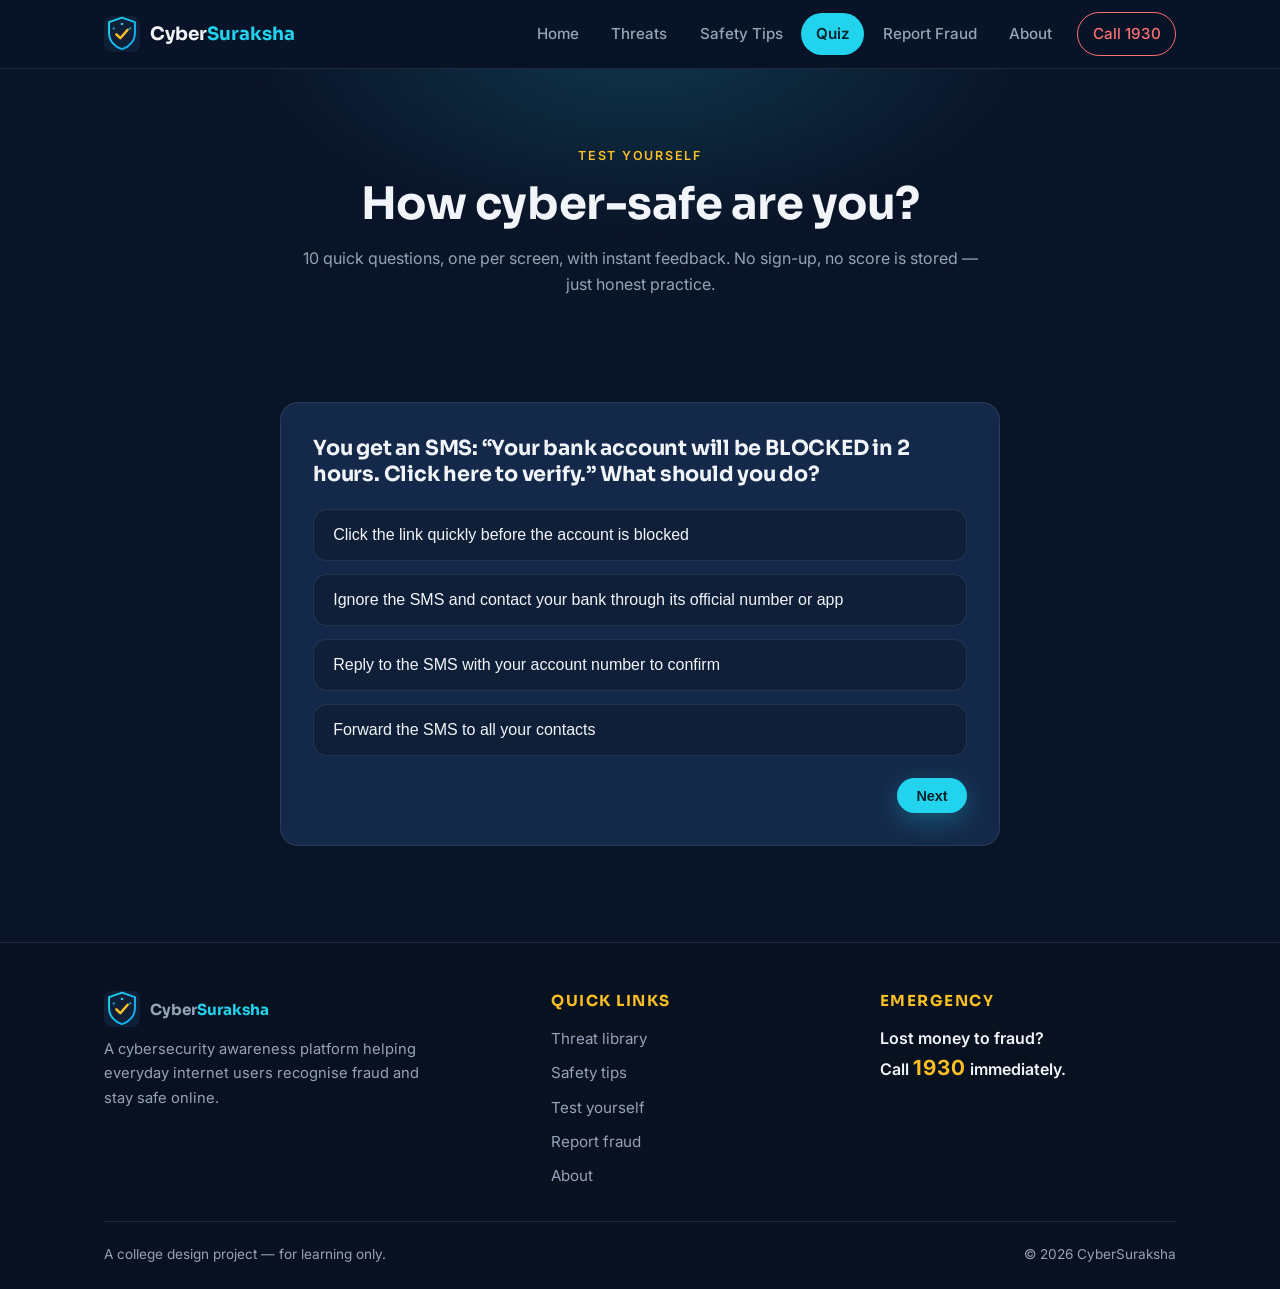
<file: quiz.html>
<!DOCTYPE html>
<html lang="en">
<head>
  <meta charset="UTF-8">
  <meta name="viewport" content="width=device-width, initial-scale=1.0">
  <title>Quiz — CyberSuraksha</title>
  <meta name="description" content="Test your cyber safety knowledge with 10 quick questions — instant feedback and explanations.">
  <link rel="preconnect" href="https://fonts.googleapis.com">
  <link rel="preconnect" href="https://fonts.gstatic.com" crossorigin>
  <link href="https://fonts.googleapis.com/css2?family=Inter:wght@400;500;600&family=Sora:wght@600;700&display=swap" rel="stylesheet">
  <link rel="stylesheet" href="assets/css/style.css">
</head>
<body>
  <a class="skip-link" href="#main">Skip to main content</a>

  <header class="nav">
    <div class="container nav-inner">
      <a class="brand" href="index.html">
        <img src="assets/img/logo.svg" alt="CyberSuraksha logo" width="36" height="36">
        <span>Cyber<em>Suraksha</em></span>
      </a>
      <button class="nav-toggle" aria-label="Open menu" aria-expanded="false" aria-controls="navLinks">
        <span></span><span></span><span></span>
      </button>
      <nav id="navLinks" class="nav-links" aria-label="Main">
        <a href="index.html">Home</a>
        <a href="threats.html">Threats</a>
        <a href="safety-tips.html">Safety Tips</a>
        <a href="quiz.html" class="active" aria-current="page">Quiz</a>
        <a href="report.html">Report Fraud</a>
        <a href="about.html">About</a>
        <a href="report.html" class="nav-cta">Call 1930</a>
      </nav>
    </div>
  </header>

  <main id="main">
    <section class="page-hero">
      <div class="container hero-inner">
        <span class="kicker">Test yourself</span>
        <h1>How cyber-safe are you?</h1>
        <p>10 quick questions, one per screen, with instant feedback. No sign-up, no score is stored — just honest practice.</p>
      </div>
    </section>

    <section>
      <div class="container">
        <div class="quiz-shell" id="quizShell">
          <div class="quiz-progress" role="progressbar" aria-label="Quiz progress" aria-valuemin="0" aria-valuemax="10" aria-valuenow="0">
            <div class="quiz-progress-fill" id="quizFill"></div>
          </div>
          <div class="quiz-count" id="quizCount">Question 1 of 10</div>
          <!-- Questions are rendered here by assets/js/quiz.js -->
        </div>
      </div>
    </section>
  </main>

  <footer>
    <div class="container">
      <div class="footer-grid">
        <div class="footer-brand">
          <a class="brand" href="index.html">
            <img src="assets/img/logo.svg" alt="CyberSuraksha logo" width="36" height="36">
            <span>Cyber<em>Suraksha</em></span>
          </a>
          <p>A cybersecurity awareness platform helping everyday internet users recognise fraud and stay safe online.</p>
        </div>
        <div>
          <h4>Quick links</h4>
          <ul>
            <li><a href="threats.html">Threat library</a></li>
            <li><a href="safety-tips.html">Safety tips</a></li>
            <li><a href="quiz.html">Test yourself</a></li>
            <li><a href="report.html">Report fraud</a></li>
            <li><a href="about.html">About</a></li>
          </ul>
        </div>
        <div>
          <h4>Emergency</h4>
          <p class="footer-helpline">Lost money to fraud?<br>Call <b>1930</b> immediately.</p>
        </div>
      </div>
      <div class="footer-bottom">
        <span>A college design project — for learning only.</span>
        <span>&copy; <span id="year"></span> CyberSuraksha</span>
      </div>
    </div>
  </footer>

  <script src="assets/js/main.js"></script>
  <script src="assets/js/quiz.js"></script>
</body>
</html>
</file>
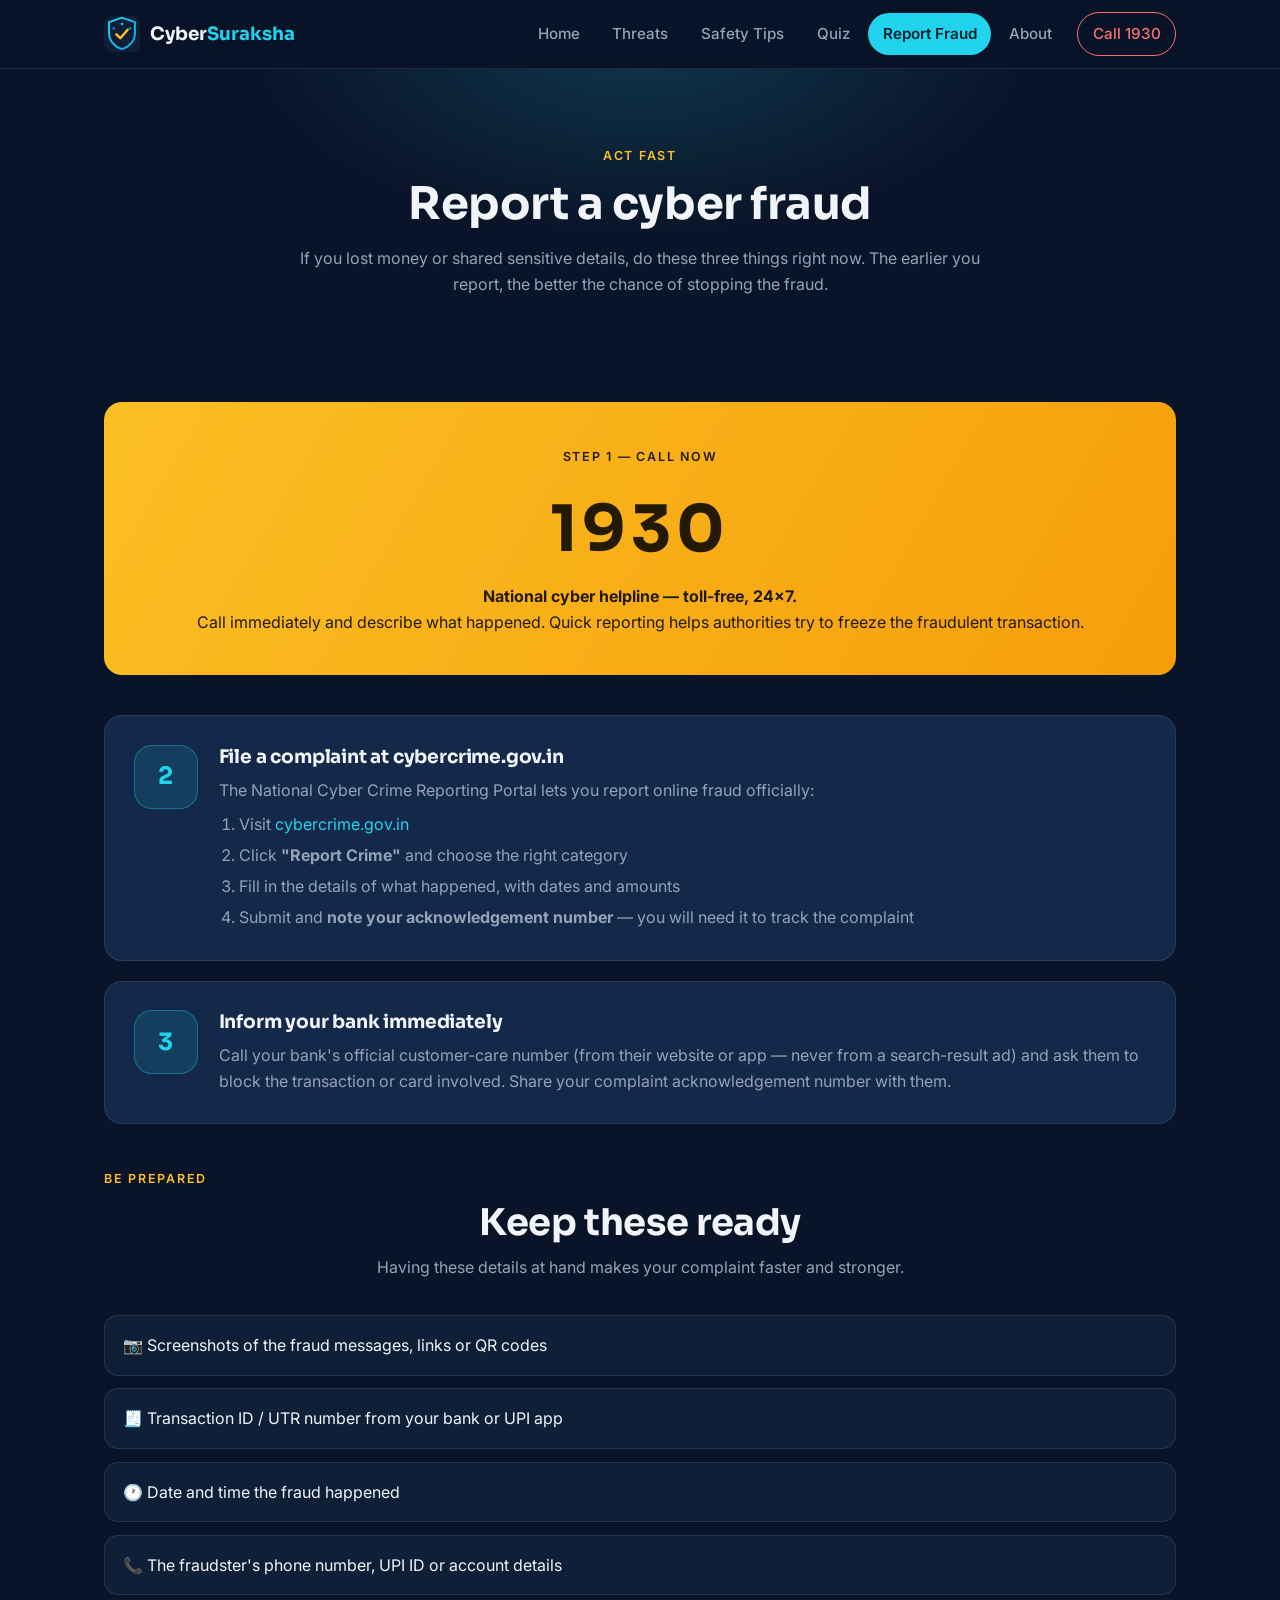
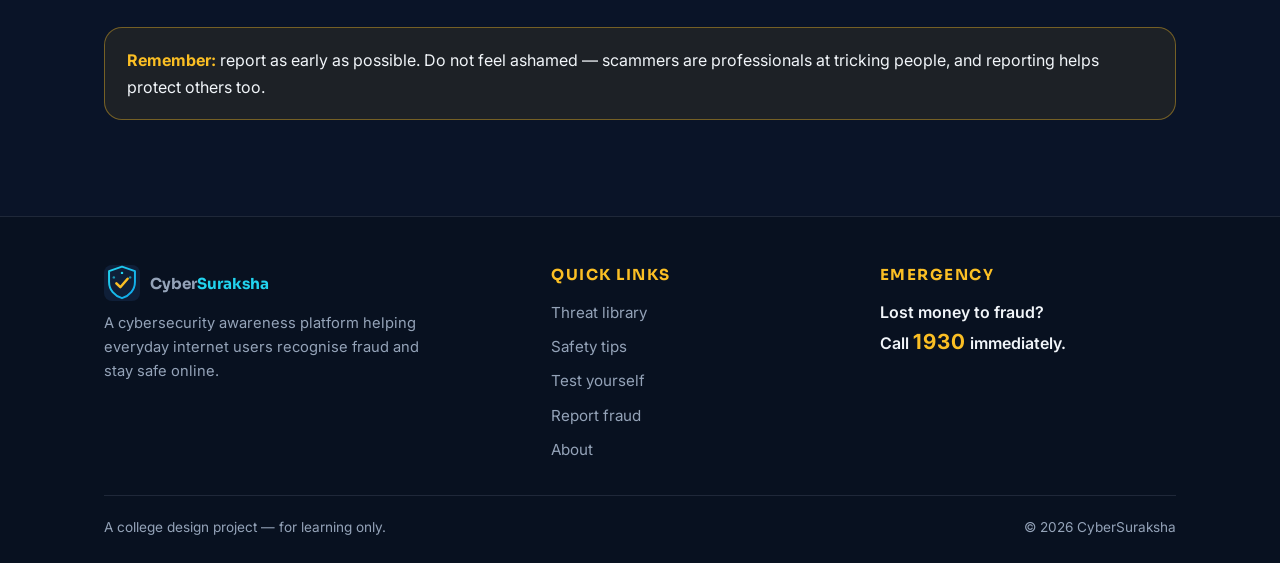
<file: report.html>
<!DOCTYPE html>
<html lang="en">
<head>
  <meta charset="UTF-8">
  <meta name="viewport" content="width=device-width, initial-scale=1.0">
  <title>Report a Cyber Fraud — CyberSuraksha</title>
  <meta name="description" content="Lost money to online fraud? Call 1930, file a complaint at cybercrime.gov.in, and inform your bank. Step-by-step guide.">
  <link rel="preconnect" href="https://fonts.googleapis.com">
  <link rel="preconnect" href="https://fonts.gstatic.com" crossorigin>
  <link href="https://fonts.googleapis.com/css2?family=Inter:wght@400;500;600&family=Sora:wght@600;700&display=swap" rel="stylesheet">
  <link rel="stylesheet" href="assets/css/style.css">
</head>
<body>
  <a class="skip-link" href="#main">Skip to main content</a>

  <header class="nav">
    <div class="container nav-inner">
      <a class="brand" href="index.html">
        <img src="assets/img/logo.svg" alt="CyberSuraksha logo" width="36" height="36">
        <span>Cyber<em>Suraksha</em></span>
      </a>
      <button class="nav-toggle" aria-label="Open menu" aria-expanded="false" aria-controls="navLinks">
        <span></span><span></span><span></span>
      </button>
      <nav id="navLinks" class="nav-links" aria-label="Main">
        <a href="index.html">Home</a>
        <a href="threats.html">Threats</a>
        <a href="safety-tips.html">Safety Tips</a>
        <a href="quiz.html">Quiz</a>
        <a href="report.html" class="active" aria-current="page">Report Fraud</a>
        <a href="about.html">About</a>
        <a href="report.html" class="nav-cta">Call 1930</a>
      </nav>
    </div>
  </header>

  <main id="main">
    <section class="page-hero">
      <div class="container hero-inner">
        <span class="kicker">Act fast</span>
        <h1>Report a cyber fraud</h1>
        <p>If you lost money or shared sensitive details, do these three things right now. The earlier you report, the better the chance of stopping the fraud.</p>
      </div>
    </section>

    <section>
      <div class="container">
        <div class="call-card" role="alert">
          <span class="kicker" style="color:#241a02;">Step 1 — call now</span>
          <div class="big-number">1930</div>
          <p><strong>National cyber helpline — toll-free, 24x7.</strong><br>Call immediately and describe what happened. Quick reporting helps authorities try to freeze the fraudulent transaction.</p>
        </div>

        <div class="steps">
          <div class="step">
            <div class="step-no" aria-hidden="true">2</div>
            <div>
              <h3>File a complaint at cybercrime.gov.in</h3>
              <p>The National Cyber Crime Reporting Portal lets you report online fraud officially:</p>
              <ol>
                <li>Visit <a href="https://cybercrime.gov.in" target="_blank" rel="noopener">cybercrime.gov.in</a></li>
                <li>Click <strong>"Report Crime"</strong> and choose the right category</li>
                <li>Fill in the details of what happened, with dates and amounts</li>
                <li>Submit and <strong>note your acknowledgement number</strong> — you will need it to track the complaint</li>
              </ol>
            </div>
          </div>

          <div class="step">
            <div class="step-no" aria-hidden="true">3</div>
            <div>
              <h3>Inform your bank immediately</h3>
              <p>Call your bank's official customer-care number (from their website or app — never from a search-result ad) and ask them to block the transaction or card involved. Share your complaint acknowledgement number with them.</p>
            </div>
          </div>
        </div>

        <div style="margin-top:2.5rem;">
          <span class="kicker">Be prepared</span>
          <h2 class="section-title">Keep these ready</h2>
          <p class="section-sub">Having these details at hand makes your complaint faster and stronger.</p>
          <ul class="checklist">
            <li><span>&#128247; Screenshots of the fraud messages, links or QR codes</span></li>
            <li><span>&#129534; Transaction ID / UTR number from your bank or UPI app</span></li>
            <li><span>&#128336; Date and time the fraud happened</span></li>
            <li><span>&#128222; The fraudster's phone number, UPI ID or account details</span></li>
          </ul>
        </div>

        <div class="note">
          <strong>Remember:</strong> report as early as possible. Do not feel ashamed — scammers are professionals at tricking people, and reporting helps protect others too.
        </div>
      </div>
    </section>
  </main>

  <footer>
    <div class="container">
      <div class="footer-grid">
        <div class="footer-brand">
          <a class="brand" href="index.html">
            <img src="assets/img/logo.svg" alt="CyberSuraksha logo" width="36" height="36">
            <span>Cyber<em>Suraksha</em></span>
          </a>
          <p>A cybersecurity awareness platform helping everyday internet users recognise fraud and stay safe online.</p>
        </div>
        <div>
          <h4>Quick links</h4>
          <ul>
            <li><a href="threats.html">Threat library</a></li>
            <li><a href="safety-tips.html">Safety tips</a></li>
            <li><a href="quiz.html">Test yourself</a></li>
            <li><a href="report.html">Report fraud</a></li>
            <li><a href="about.html">About</a></li>
          </ul>
        </div>
        <div>
          <h4>Emergency</h4>
          <p class="footer-helpline">Lost money to fraud?<br>Call <b>1930</b> immediately.</p>
        </div>
      </div>
      <div class="footer-bottom">
        <span>A college design project — for learning only.</span>
        <span>&copy; <span id="year"></span> CyberSuraksha</span>
      </div>
    </div>
  </footer>

  <script src="assets/js/main.js"></script>
</body>
</html>
</file>
<file: assets/css/style.css>
/* CyberSuraksha — Cybersecurity Awareness Platform
   Design system: dark cinematic theme, cyan + amber accents */

:root {
  --bg: #0A1428;
  --surface: #0F1F38;
  --card: #14294A;
  --primary: #22D3EE;
  --accent: #FBBF24;
  --danger: #F87171;
  --ok: #34D399;
  --text: #F1F5F9;
  --muted: #94A3B8;
  --line: rgba(148, 163, 184, .16);
  --radius: 18px;
  --nav-h: 68px;
}

* { box-sizing: border-box; margin: 0; padding: 0; }

html { scroll-behavior: smooth; }

body {
  background: var(--bg);
  color: var(--text);
  font-family: "Inter", system-ui, -apple-system, sans-serif;
  font-size: 1rem;
  line-height: 1.65;
  -webkit-font-smoothing: antialiased;
}

img { max-width: 100%; height: auto; display: block; border-radius: 12px; }

h1, h2, h3, h4 {
  font-family: "Sora", "Inter", sans-serif;
  line-height: 1.25;
  letter-spacing: -0.01em;
}

a { color: var(--primary); text-decoration: none; }
a:hover { text-decoration: underline; }

.container { max-width: 1120px; margin: 0 auto; padding: 0 1.5rem; }

section { padding: 4rem 0; }

/* ---------- Accessibility ---------- */
.skip-link {
  position: absolute; left: -999px; top: 0;
  background: var(--primary); color: #06222b;
  padding: .6rem 1rem; border-radius: 0 0 8px 0; z-index: 200; font-weight: 600;
}
.skip-link:focus { left: 0; }
:focus-visible { outline: 2px solid var(--primary); outline-offset: 3px; }

/* ---------- Typography helpers ---------- */
.kicker {
  display: inline-block;
  color: var(--accent);
  text-transform: uppercase;
  letter-spacing: .14em;
  font-size: .78rem;
  font-weight: 600;
  margin-bottom: .6rem;
}

.section-title { font-size: clamp(1.6rem, 3.4vw, 2.3rem); margin-bottom: .5rem; text-align: center; }
.section-sub { color: var(--muted); max-width: 640px; margin: 0 auto 2.2rem; text-align: center; }

/* ---------- Navigation ---------- */
.nav {
  position: sticky; top: 0; z-index: 100;
  min-height: var(--nav-h);
  background: rgba(10, 20, 40, .78);
  -webkit-backdrop-filter: blur(14px); backdrop-filter: blur(14px);
  border-bottom: 1px solid var(--line);
}

.nav-inner {
  display: flex; align-items: center; justify-content: space-between;
  min-height: var(--nav-h); gap: 1rem;
}

.brand { display: flex; align-items: center; gap: .65rem; color: var(--text); font-family: "Sora", sans-serif; font-weight: 700; font-size: 1.15rem; }
.brand:hover { text-decoration: none; }
.brand img { width: 36px; height: 36px; border-radius: 8px; background: var(--surface); }
.brand em { font-style: normal; color: var(--primary); }

.nav-links { display: flex; align-items: center; gap: .25rem; list-style: none; }
.nav-links a {
  color: var(--muted); font-weight: 500; font-size: .95rem;
  padding: .55rem .9rem; border-radius: 999px; white-space: nowrap;
}
.nav-links a:hover { color: var(--text); text-decoration: none; background: rgba(148, 163, 184, .1); }
.nav-links a.active { color: #06222b; background: var(--primary); font-weight: 600; }
.nav-links a.nav-cta {
  border: 1px solid var(--danger); color: var(--danger); margin-left: .4rem;
}
.nav-links a.nav-cta:hover { background: var(--danger); color: #2b0a0a; }
.nav-links a.nav-cta.active { background: var(--danger); color: #2b0a0a; }

.nav-toggle {
  display: none; flex-direction: column; gap: 5px;
  background: none; border: 1px solid var(--line); border-radius: 10px;
  padding: .6rem .65rem; cursor: pointer;
}
.nav-toggle span { display: block; width: 22px; height: 2px; background: var(--text); border-radius: 2px; }

/* ---------- Hero ---------- */
.hero {
  position: relative; overflow: hidden;
  padding: 6.5rem 0 5rem;
  text-align: center;
}
.hero::before { /* radial glow */
  content: ""; position: absolute; inset: 0; pointer-events: none;
  background:
    radial-gradient(620px 320px at 50% -40px, rgba(34, 211, 238, .22), transparent 70%),
    radial-gradient(480px 260px at 85% 110%, rgba(251, 191, 36, .08), transparent 70%);
}
.hero::after { /* grid pattern */
  content: ""; position: absolute; inset: 0; pointer-events: none; opacity: .5;
  background-image:
    linear-gradient(rgba(148, 163, 184, .07) 1px, transparent 1px),
    linear-gradient(90deg, rgba(148, 163, 184, .07) 1px, transparent 1px);
  background-size: 48px 48px;
  mask-image: radial-gradient(700px 420px at 50% 20%, #000 30%, transparent 75%);
  -webkit-mask-image: radial-gradient(700px 420px at 50% 20%, #000 30%, transparent 75%);
}
.hero-inner { position: relative; z-index: 1; max-width: 780px; margin: 0 auto; }
.hero h1 { font-size: clamp(2.2rem, 5.5vw, 3.6rem); font-weight: 700; margin-bottom: 1rem; }
.hero h1 .hl { color: var(--primary); }
.hero p.lead { font-size: 1.2rem; color: var(--muted); margin-bottom: 2rem; }

.page-hero { padding: 4.5rem 0 2.5rem; text-align: center; position: relative; overflow: hidden; }
.page-hero::before {
  content: ""; position: absolute; inset: 0; pointer-events: none;
  background: radial-gradient(560px 280px at 50% -30px, rgba(34, 211, 238, .18), transparent 70%);
}
.page-hero .hero-inner { position: relative; z-index: 1; }
.page-hero h1 { font-size: clamp(1.9rem, 4.5vw, 2.8rem); margin-bottom: .8rem; }
.page-hero p { color: var(--muted); max-width: 680px; margin: 0 auto; }

/* ---------- Buttons ---------- */
.btn {
  display: inline-block; padding: .85rem 1.7rem; border-radius: 999px;
  font-weight: 600; font-size: 1rem; border: 1px solid transparent;
  cursor: pointer; transition: transform .15s ease, box-shadow .15s ease, background .15s ease;
}
.btn:hover { text-decoration: none; transform: translateY(-2px); }
.btn-primary { background: var(--primary); color: #06222b; box-shadow: 0 8px 24px rgba(34, 211, 238, .28); }
.btn-primary:hover { box-shadow: 0 12px 30px rgba(34, 211, 238, .38); }
.btn-outline { border-color: var(--primary); color: var(--primary); background: transparent; }
.btn-outline:hover { background: rgba(34, 211, 238, .1); }
.btn-danger { background: var(--danger); color: #2b0a0a; }
.btn-sm { padding: .55rem 1.15rem; font-size: .9rem; }
.hero-ctas { display: flex; gap: 1rem; justify-content: center; flex-wrap: wrap; }

/* ---------- Hero live visual (lightweight particle wave) ---------- */
.hero-visual {
  position: relative;
  margin: 3rem auto 0;
  max-width: 860px;
  height: clamp(240px, 38vw, 360px);
  border: 1px solid var(--line);
  border-radius: var(--radius);
  overflow: hidden;
  box-shadow: 0 24px 60px rgba(0,0,0,.45);
  background:
    radial-gradient(560px 300px at 50% 120%, rgba(34, 211, 238, .14), transparent 70%),
    linear-gradient(180deg, #070d1d 0%, #0a1428 100%);
}
.hero-visual canvas {
  position: absolute; inset: 0;
  width: 100%; height: 100%;
  display: block;
}
.hero-visual .hero-fallback {
  position: absolute; inset: 0;
  width: 100%; height: 100%;
  object-fit: cover;
}
.hero-visual [hidden] { display: none !important; }

/* ---------- Cards & grids ---------- */
.grid { display: grid; gap: 1.25rem; }
.grid-2 { grid-template-columns: repeat(2, 1fr); }
.grid-3 { grid-template-columns: repeat(3, 1fr); }
.grid-4 { grid-template-columns: repeat(4, 1fr); }

.card {
  background: var(--card);
  border: 1px solid var(--line);
  border-radius: var(--radius);
  padding: 1.7rem;
  transition: transform .18s ease, border-color .18s ease, box-shadow .18s ease;
}
.card:hover { transform: translateY(-4px); border-color: rgba(34, 211, 238, .35); box-shadow: 0 16px 36px rgba(0, 0, 0, .35); }
.card img { margin-bottom: 1rem; background: var(--surface); min-height: 140px; object-fit: cover; width: 100%; }
.card h3 { font-size: 1.15rem; margin-bottom: .6rem; }
.card p, .card li { color: var(--muted); font-size: .96rem; }
.card .card-link { display: inline-block; margin-top: .9rem; font-weight: 600; }

.icon-badge {
  width: 46px; height: 46px; border-radius: 14px; margin-bottom: 1rem;
  display: flex; align-items: center; justify-content: center;
  font-size: 1.35rem; background: rgba(34, 211, 238, .12); border: 1px solid var(--line);
}

/* ---------- Numbered rules ---------- */
.rules { list-style: none; counter-reset: rule; display: grid; gap: 1rem; }
.rules li {
  counter-increment: rule; position: relative;
  background: var(--surface); border: 1px solid var(--line);
  border-radius: var(--radius); padding: 1.25rem 1.25rem 1.25rem 4.4rem;
}
.rules li::before {
  content: counter(rule);
  position: absolute; left: 1.1rem; top: 1.05rem;
  width: 2.3rem; height: 2.3rem; border-radius: 50%;
  background: var(--accent); color: #241a02;
  font-family: "Sora", sans-serif; font-weight: 700; font-size: 1.05rem;
  display: flex; align-items: center; justify-content: center;
}
.rules li strong { display: block; margin-bottom: .25rem; font-size: 1.05rem; }
.rules li p { color: var(--muted); font-size: .95rem; }

/* ---------- Helpline banner ---------- */
.helpline {
  background: linear-gradient(120deg, #FBBF24, #F59E0B);
  color: #241a02; border-radius: var(--radius);
  padding: 2.2rem; text-align: center; margin: 1rem 0 0;
}
.helpline h2 { font-size: clamp(1.3rem, 3vw, 1.9rem); margin-bottom: .4rem; }
.helpline .big-number {
  font-family: "Sora", sans-serif; font-weight: 700;
  font-size: clamp(2.4rem, 6vw, 3.6rem); letter-spacing: .06em; line-height: 1.1;
}
.helpline p { font-weight: 500; }

/* ---------- Threat detail cards ---------- */
.threat { overflow: hidden; }
.threat h3 { font-size: 1.3rem; margin-bottom: .8rem; }
.threat h4 { font-size: .95rem; color: var(--accent); text-transform: uppercase; letter-spacing: .08em; margin: 1.1rem 0 .4rem; }
.threat ul { padding-left: 1.2rem; color: var(--muted); font-size: .95rem; display: grid; gap: .3rem; }
.threat .do { color: var(--text); }
.threat .do strong { color: var(--ok); }

/* ---------- Spot the scam ---------- */
.scam-wrap { display: grid; grid-template-columns: minmax(280px, 380px) 1fr; gap: 2.5rem; align-items: start; }
.phone {
  background: #0b1526; border: 1px solid var(--line); border-radius: 34px;
  padding: .9rem; box-shadow: 0 24px 60px rgba(0, 0, 0, .5);
}
.phone-screen { background: #111d33; border-radius: 24px; padding: 1.1rem; min-height: 420px; }
.phone-status { display: flex; justify-content: space-between; color: var(--muted); font-size: .75rem; margin-bottom: .8rem; }
.sms-head { border-bottom: 1px solid var(--line); padding-bottom: .7rem; margin-bottom: .9rem; }
.sms-head .sender { font-weight: 700; font-size: 1rem; }
.sms-head .meta { color: var(--muted); font-size: .78rem; }
.sms-body {
  background: #1b2c4d; border-radius: 4px 16px 16px 16px;
  padding: 1rem 1.1rem; font-size: .95rem; line-height: 1.7; color: #e8eef7;
}
.hotspot {
  background: none; border: none; padding: 0 1px; font: inherit; color: inherit;
  border-bottom: 2px dashed rgba(251, 191, 36, .55); border-radius: 4px;
  cursor: pointer; transition: background .15s ease;
}
.hotspot:hover { background: rgba(251, 191, 36, .14); }
.hotspot.found {
  background: rgba(251, 191, 36, .28); border-bottom-style: solid;
  border-bottom-color: var(--accent); cursor: default;
}
.hotspot:focus-visible { outline: 2px solid var(--accent); }
.sms-hint { color: var(--muted); font-size: .85rem; margin-top: 1rem; text-align: center; }

.scam-counter {
  display: inline-block; background: var(--surface); border: 1px solid var(--line);
  border-radius: 999px; padding: .45rem 1.1rem; font-weight: 600; margin-bottom: 1.2rem;
}
.scam-counter b { color: var(--accent); }
.flag-list { list-style: none; display: grid; gap: .7rem; }
.flag-list li {
  background: var(--surface); border: 1px dashed var(--line); border-radius: 12px;
  padding: .85rem 1rem; color: var(--muted); font-size: .93rem;
}
.flag-list li.revealed { border-style: solid; border-color: rgba(251, 191, 36, .45); color: var(--text); }
.flag-list li .flag-no {
  display: inline-block; min-width: 1.7rem; text-align: center; font-weight: 700;
  background: rgba(251, 191, 36, .16); color: var(--accent);
  border-radius: 8px; padding: .1rem .45rem; margin-right: .6rem;
}
.scam-done {
  display: none; margin-top: 1.4rem; background: rgba(52, 211, 153, .1);
  border: 1px solid rgba(52, 211, 153, .45); border-radius: var(--radius);
  padding: 1.2rem 1.4rem;
}
.scam-done.show { display: block; }
.scam-done strong { color: var(--ok); }

/* ---------- Password checker ---------- */
.pw-box { background: var(--surface); border: 1px solid var(--line); border-radius: var(--radius); padding: 2rem; }
.pw-row { display: flex; gap: .8rem; flex-wrap: wrap; margin-bottom: 1rem; }
.pw-row input {
  flex: 1 1 240px; padding: .85rem 1.1rem; border-radius: 12px;
  border: 1px solid var(--line); background: var(--bg); color: var(--text); font-size: 1rem;
}
.pw-row input::placeholder { color: var(--muted); }
.meter { height: 12px; background: #1c2c49; border-radius: 999px; overflow: hidden; margin-bottom: .5rem; }
.meter-fill { height: 100%; width: 0; border-radius: 999px; transition: width .3s ease, background .3s ease; background: var(--danger); }
.meter-label { font-weight: 600; margin-bottom: 1.2rem; min-height: 1.6em; }
.meter-label.weak { color: var(--danger); }
.meter-label.okay { color: var(--accent); }
.meter-label.strong { color: var(--ok); }
.pw-tips { display: grid; gap: .6rem; padding-left: 1.2rem; color: var(--muted); font-size: .95rem; }

/* ---------- Checklist ---------- */
.checklist { list-style: none; display: grid; gap: .8rem; }
.checklist li {
  display: flex; gap: .9rem; align-items: flex-start;
  background: var(--surface); border: 1px solid var(--line);
  border-radius: 14px; padding: 1rem 1.15rem; cursor: pointer;
}
.checklist li:hover { border-color: rgba(34, 211, 238, .35); }
.checklist input { width: 1.25rem; height: 1.25rem; margin-top: .2rem; accent-color: var(--primary); flex-shrink: 0; cursor: pointer; }
.checklist li.done span { color: var(--muted); text-decoration: line-through; }

/* ---------- Quiz ---------- */
.quiz-shell { max-width: 720px; margin: 0 auto; }
.quiz-progress { height: 10px; background: #1c2c49; border-radius: 999px; overflow: hidden; margin-bottom: .6rem; }
.quiz-progress-fill { height: 100%; width: 0; background: linear-gradient(90deg, var(--primary), #7dd3fc); transition: width .3s ease; }
.quiz-count { color: var(--muted); font-size: .9rem; margin-bottom: 1.4rem; }
.quiz-card { background: var(--card); border: 1px solid var(--line); border-radius: var(--radius); padding: 2rem; }
.quiz-card h2 { font-size: 1.3rem; margin-bottom: 1.4rem; }
.quiz-options { list-style: none; display: grid; gap: .8rem; }
.quiz-options button {
  width: 100%; text-align: left; padding: 1rem 1.2rem; border-radius: 14px;
  background: var(--surface); border: 1px solid var(--line); color: var(--text);
  font-size: 1rem; cursor: pointer; transition: border-color .15s ease, background .15s ease;
}
.quiz-options button:hover:not(:disabled) { border-color: var(--primary); background: #12263f; }
.quiz-options button:disabled { cursor: default; opacity: .85; }
.quiz-options button.correct { border-color: var(--ok); background: rgba(52, 211, 153, .12); }
.quiz-options button.wrong { border-color: var(--danger); background: rgba(248, 113, 113, .12); }
.quiz-feedback {
  display: none; margin-top: 1.2rem; padding: 1rem 1.2rem; border-radius: 14px; font-size: .95rem;
}
.quiz-feedback.show { display: block; }
.quiz-feedback.good { background: rgba(52, 211, 153, .1); border: 1px solid rgba(52, 211, 153, .45); }
.quiz-feedback.bad { background: rgba(248, 113, 113, .08); border: 1px solid rgba(248, 113, 113, .45); }
.quiz-feedback strong { display: block; margin-bottom: .25rem; }
.quiz-nav { margin-top: 1.4rem; text-align: right; }
.quiz-result { text-align: center; padding: 2.5rem 1.5rem; }
.quiz-score { font-family: "Sora", sans-serif; font-size: clamp(3rem, 8vw, 4.5rem); font-weight: 700; color: var(--primary); }
.quiz-result p { color: var(--muted); margin: 1rem 0 1.8rem; font-size: 1.05rem; }

/* ---------- Report steps ---------- */
.steps { display: grid; gap: 1.25rem; }
.step {
  display: grid; grid-template-columns: 64px 1fr; gap: 1.3rem;
  background: var(--card); border: 1px solid var(--line); border-radius: var(--radius); padding: 1.8rem;
}
.step-no {
  width: 64px; height: 64px; border-radius: 18px; flex-shrink: 0;
  background: rgba(34, 211, 238, .12); border: 1px solid rgba(34, 211, 238, .35);
  color: var(--primary); font-family: "Sora", sans-serif; font-weight: 700; font-size: 1.5rem;
  display: flex; align-items: center; justify-content: center;
}
.step h3 { margin-bottom: .5rem; }
.step p, .step li { color: var(--muted); }
.step ol, .step ul { padding-left: 1.25rem; display: grid; gap: .3rem; margin-top: .5rem; }
.call-card {
  text-align: center; background: linear-gradient(120deg, #FBBF24, #F59E0B);
  color: #241a02; border-radius: var(--radius); padding: 2.5rem 1.5rem; margin-bottom: 2.5rem;
}
.call-card .big-number { font-family: "Sora", sans-serif; font-weight: 700; font-size: clamp(2.6rem, 7vw, 4rem); letter-spacing: .08em; }
.note {
  background: rgba(251, 191, 36, .08); border: 1px solid rgba(251, 191, 36, .4);
  border-radius: var(--radius); padding: 1.2rem 1.4rem; margin-top: 2rem; color: var(--text);
}
.note strong { color: var(--accent); }

/* ---------- About / resources ---------- */
.resource-list { list-style: none; display: grid; gap: .9rem; }
.resource-list a {
  display: flex; align-items: center; justify-content: space-between; gap: 1rem;
  background: var(--surface); border: 1px solid var(--line); border-radius: 14px;
  padding: 1.1rem 1.3rem; color: var(--text); font-weight: 500;
}
.resource-list a:hover { border-color: var(--primary); text-decoration: none; }
.resource-list small { display: block; color: var(--muted); font-weight: 400; }
.disclaimer {
  background: var(--surface); border: 1px solid var(--line); border-left: 4px solid var(--accent);
  border-radius: 12px; padding: 1.2rem 1.4rem; color: var(--muted); font-size: .95rem; margin-top: 2rem;
}

/* ---------- Footer ---------- */
footer {
  border-top: 1px solid var(--line); background: #081120;
  padding: 3rem 0 1.5rem; margin-top: 2rem;
}
.footer-grid { display: grid; grid-template-columns: 1.4fr 1fr 1fr; gap: 2rem; margin-bottom: 2rem; }
.footer-grid h4 { font-size: .95rem; text-transform: uppercase; letter-spacing: .1em; color: var(--accent); margin-bottom: .9rem; }
.footer-grid ul { list-style: none; display: grid; gap: .5rem; }
.footer-grid a { color: var(--muted); font-size: .95rem; }
.footer-grid a:hover { color: var(--primary); }
.footer-brand p { color: var(--muted); font-size: .92rem; margin-top: .6rem; max-width: 320px; }
.footer-helpline { color: var(--text); font-weight: 600; }
.footer-helpline b { color: var(--accent); font-size: 1.3rem; letter-spacing: .05em; }
.footer-bottom {
  border-top: 1px solid var(--line); padding-top: 1.3rem;
  display: flex; justify-content: space-between; gap: 1rem; flex-wrap: wrap;
  color: var(--muted); font-size: .85rem;
}

/* ---------- Responsive ---------- */
@media (max-width: 920px) {
  .grid-4 { grid-template-columns: repeat(2, 1fr); }
  .scam-wrap { grid-template-columns: 1fr; }
  .phone { margin: 0 auto; }
}

@media (max-width: 820px) {
  .grid-2, .grid-3 { grid-template-columns: 1fr; }
  .grid-4 { grid-template-columns: 1fr 1fr; }
  .nav-toggle { display: flex; }
  .nav-links {
    display: none; position: absolute; top: var(--nav-h); left: 0; right: 0;
    flex-direction: column; align-items: stretch; gap: .2rem;
    background: #0b1730; border-bottom: 1px solid var(--line);
    padding: .8rem 1.2rem 1.2rem;
  }
  .nav-links.open { display: flex; }
  .nav-links a { padding: .8rem 1rem; }
  .nav-links a.nav-cta { margin-left: 0; text-align: center; }
  .footer-grid { grid-template-columns: 1fr; }
  .step { grid-template-columns: 1fr; }
  .step-no { width: 52px; height: 52px; font-size: 1.2rem; }
  section { padding: 3rem 0; }
}

@media (max-width: 520px) {
  .grid-4 { grid-template-columns: 1fr; }
  .hero { padding: 4.5rem 0 3.5rem; }
  .quiz-card { padding: 1.4rem; }
}
</file>
